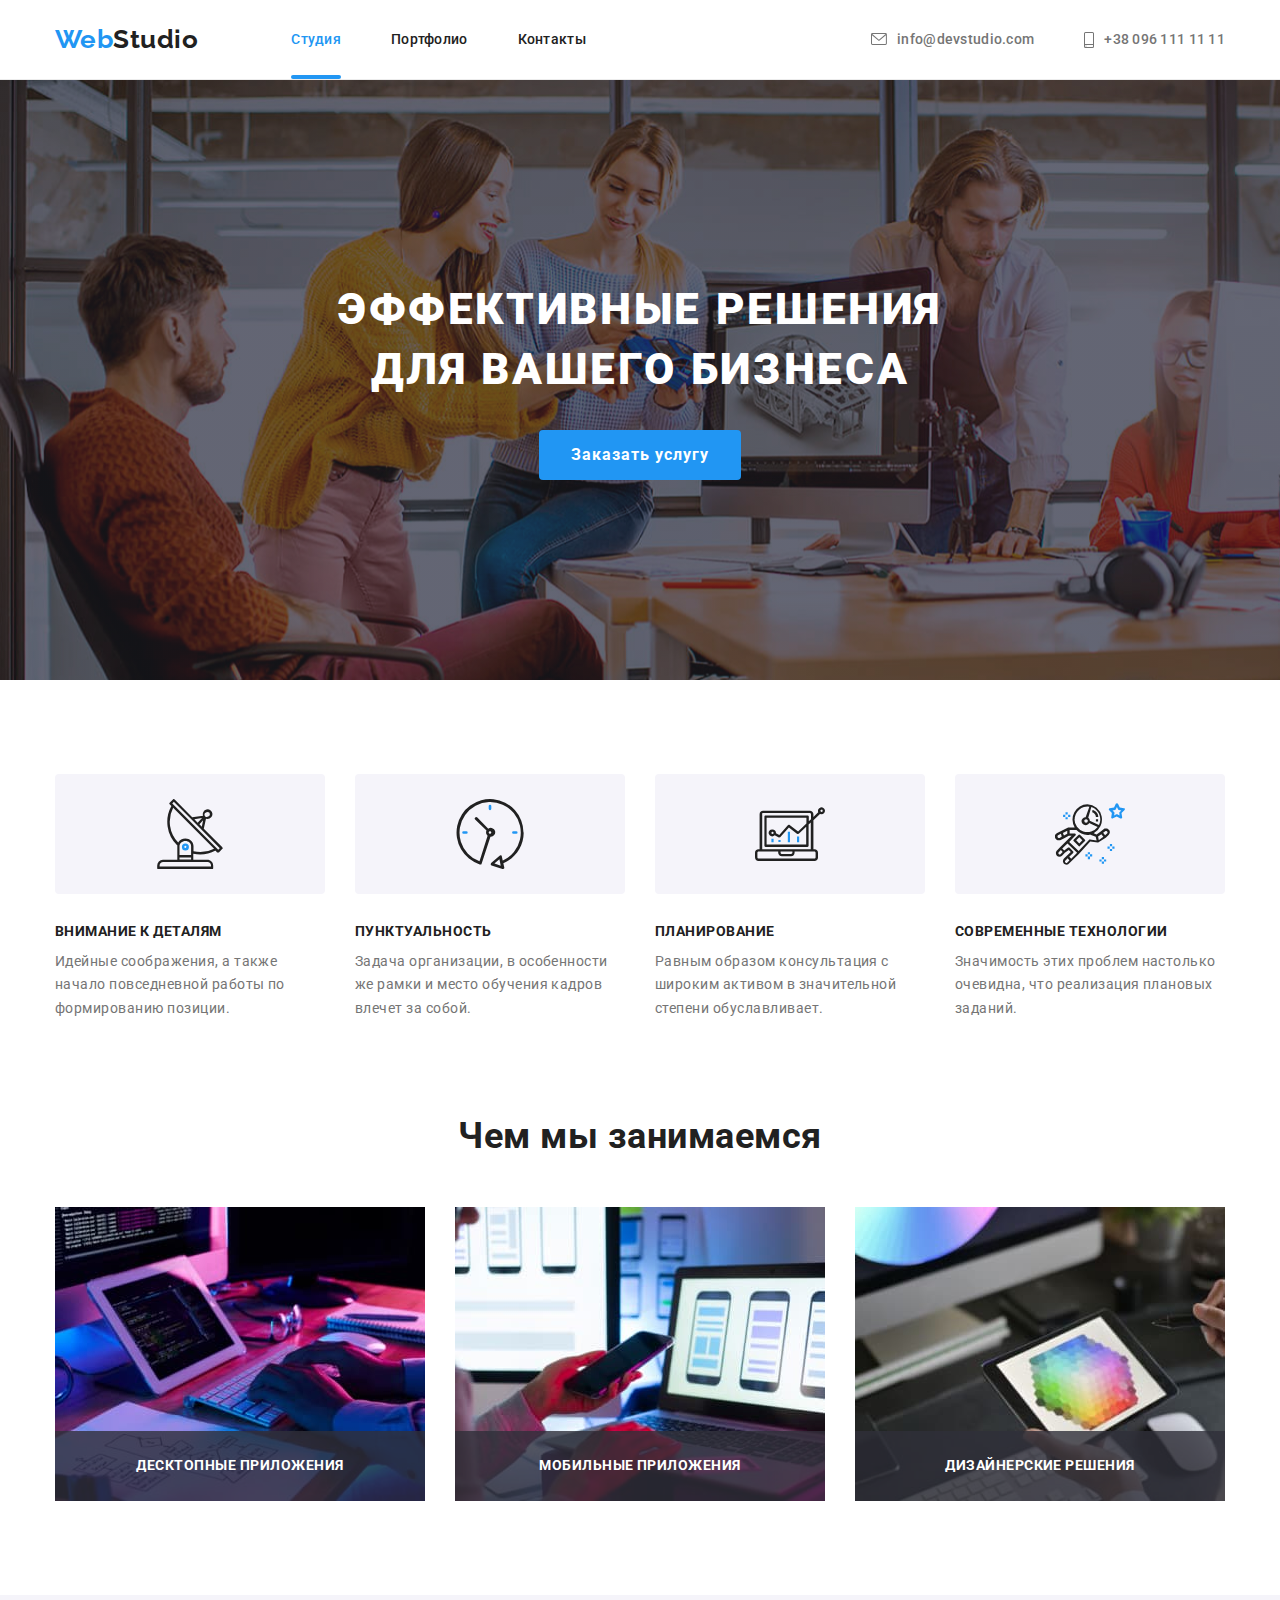
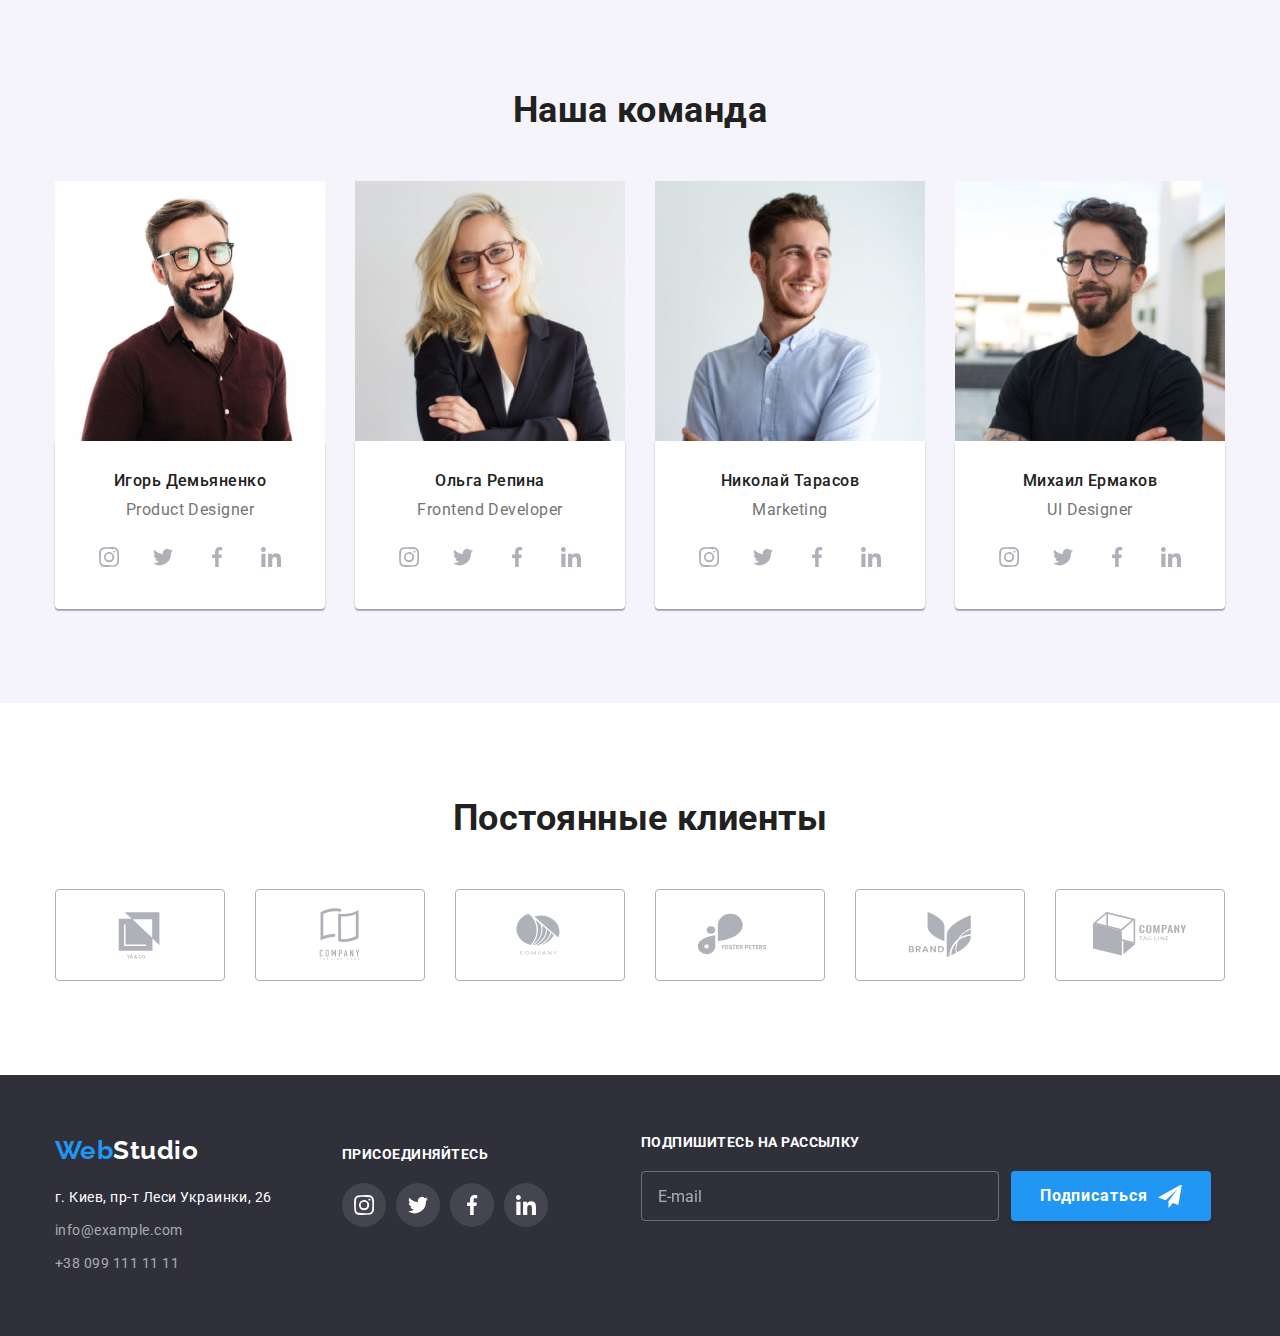
<file: index.html>
<!DOCTYPE html>
<html lang="ru">

<head>
    <meta charset="UTF-8">
    <meta http-equiv="X-UA-Compatible" content="IE=edge">
    <meta name="viewport" content="width=device-width, initial-scale=1.0">
    <title>Студия</title>
    <link
        href="https://fonts.googleapis.com/css2?family=Raleway:wght@700&family=Roboto:wght@400;500;700;900&display=swap"
        rel="stylesheet">
    <link rel="stylesheet"
        href="https://cdnjs.cloudflare.com/ajax/libs/modern-normalize/1.0.0/modern-normalize.min.css">
    <link rel="stylesheet" href="./css/main.min.css">
</head>

<body>
    <header class="header">
        <div class="container page-header">
            <nav class="site-nav">
                <a href="./index.html" class="header-logo link"><span class="web">Web</span>Studio</a>
                <ul class="list nav">
                    <li>
                        <a href="" class="link current">Студия</a>
                    </li>
                    <li class="plink">
                        <a href="./portfolio.html" class="link">Портфолио</a>
                    </li>
                    <li>
                        <a href="" class="link">Контакты</a>
                    </li>
                </ul> 
            </nav>
            <ul class="list auth-nav">
                <li>
                    <a href="mailto:info@devstudio.com" class="link svg-p">
                        <svg class="envelope" width="16" height="12">
                            <use href="./images/icons.svg#icon-envelope"></use>
                        </svg>
                        <p>info@devstudio.com</p>
                    </a>
                </li>
                <li>
                    <a href="tel:+380961111111" class="link tlink svg-p">
                        <svg class="smartphone" width="10" height="16">
                            <use href="./images/icons.svg#icon-smartphone"></use>
                        </svg>
                        <p class="tel">+38 096 111 11 11</p>
                    </a>
                </li>
            </ul>
        </div>
    </header>

    <main>
        <section class="hero">
            <div class="container">
                <h1 class="hero__title">Эффективные решения для вашего бизнеса</h1>
                <button class="hero__button" type="button" data-modal-open>Заказать услугу</button>
            </div>
        </section>
        <section class="quality">
            <div class="container">
                <h2 class="quality__title--hidden">Качества нашей команды</h2>
                <ul class="list quality-items">
                    <li class="quality-items__item">
                        <div class="box">
                            <svg width="70" height="70">
                                <use href="./images/icons.svg#icon-antenna"></use>
                            </svg>
                        </div>
                        <h3 class="quality-items__title">Внимание к деталям</h3>
                        <p class="quality-items__text">Идейные соображения, а также начало повседневной работы по формированию
                            позиции.
                        </p>
                    </li>
                    <li class="quality-items__item">
                        <div class="box">
                            <svg width="70" height="70">
                                <use href="./images/icons.svg#icon-clock"></use>
                            </svg>
                        </div>
                        <h3 class="quality-items__title">Пунктуальность</h3>
                        <p class="quality-items__text">Задача организации, в особенности же рамки и место обучения кадров
                            влечет за
                            собой.</p>
                    </li>
                    <li class="quality-items__item">
                        <div class="box">
                            <svg width="70" height="70">
                                <use href="./images/icons.svg#icon-diagram"></use>
                            </svg>
                        </div>
                        <h3 class="quality-items__title">Планирование</h3>
                        <p class="quality-items__text">Равным образом консультация с широким активом в значительной степени
                            обуславливает.</p>
                    </li>
                    <li class="quality-items__item">
                        <div class="box">
                            <svg width="70" height="70">
                                <use href="./images/icons.svg#icon-astronaut"></use>
                            </svg>
                        </div>
                        <h3 class="quality-items__title">Современные технологии</h3>
                        <p class="quality-items__text">Значимость этих проблем настолько очевидна, что реализация плановых
                            заданий.
                        </p>
                    </li>
                </ul>
            </div>
        </section>
        <section class="work">
            <div class="container">
                <h2 class="work__title">Чем мы занимаемся</h2>
                <ul class="list work-items">
                    <li class="work-items__item">
                        <img src="./images/box1.jpg" alt="Рабочее место разработчика проекта" width="370" height="294">
                        <div class="work-items__bg">
                            <p class="work-items__text">Десктопные приложения</p>
                        </div>
                    </li>
                    <li class="work-items__item">
                        <img src="./images/box2.jpg" alt="Рабочее место проектного менеджера" width="370" height="294">
                        <div class="work-items__bg">
                            <p class="work-items__text">Мобильные приложения</p>
                        </div>
                    </li>
                    <li class="work-items__item">
                        <img src="./images/box3.jpg" alt="Рабочее место дизайнера" width="370" height="294">
                        <div class="work-items__bg">
                            <p class="work-items__text">Дизайнерские решения</p>
                        </div>
                    </li>
                </ul>
            </div>
        </section>
        <section class="team">
            <div class="container">
                <h2 class="team__title">Наша команда</h2>
                <ul class="list team-items">
                    <li class="team-items__item">
                        <img src="./images/img1.jpg" alt="Игорь Демьяненко" width="270" height="260">
                        <div class="sign">
                            <h3 class="sign__title">Игорь Демьяненко</h3>
                            <p lang="en" class="sign__text">Product Designer</p>
                            <ul class="list social">
                                <li class="social__network">
                                    <a href="" class="social__link">
                                        <svg class="social__icon" width="20" height="20">
                                            <use href="./images/icons.svg#icon-instagram-g"></use>
                                        </svg>
                                    </a>
                                </li>
                                <li class="social__network">
                                    <a href="" class="social__link">
                                        <svg class="social__icon" width="20" height="20">
                                            <use href="./images/icons.svg#icon-twitter-g"></use>
                                        </svg>
                                    </a>
                                </li>
                                <li class="social__network">
                                    <a href="" class="social__link">
                                        <svg class="social__icon" width="20" height="20">
                                            <use href="./images/icons.svg#icon-facebook-g"></use>
                                        </svg>
                                    </a>
                                </li>
                                <li class="social__network">
                                    <a href="" class="social__link">
                                        <svg class="social__icon" width="20" height="20">
                                            <use href="./images/icons.svg#icon-linkedin-g"></use>
                                        </svg>
                                    </a>
                                </li>
                            </ul>
                        </div>
                    </li>
                    <li class="team-items__item">
                        <img src="./images/img2.jpg" alt="Ольга Репина" width="270" height="260">
                        <div class="sign">
                            <h3 class="sign__title">Ольга Репина</h3>
                            <p lang="en" class="sign__text">Frontend Developer</p>
                            <ul class="list social">
                                <li class="social__network">
                                    <a href="" class="social__link">
                                        <svg class="social__icon" width="20" height="20">
                                            <use href="./images/icons.svg#icon-instagram-g"></use>
                                        </svg>
                                    </a>
                                </li>
                                <li class="social__network">
                                    <a href="" class="social__link">
                                        <svg class="social__icon" width="20" height="20">
                                            <use href="./images/icons.svg#icon-twitter-g"></use>
                                        </svg>
                                    </a>
                                </li>
                                <li class="social__network">
                                    <a href="" class="social__link">
                                        <svg class="social__icon" width="20" height="20">
                                            <use href="./images/icons.svg#icon-facebook-g"></use>
                                        </svg>
                                    </a>
                                </li>
                                <li class="social__network">
                                    <a href="" class="social__link">
                                        <svg class="social__icon" width="20" height="20">
                                            <use href="./images/icons.svg#icon-linkedin-g"></use>
                                        </svg>
                                    </a>
                                </li>
                            </ul>
                        </div>
                    </li>
                    <li class="team-items__item">
                        <img src="./images/img3.jpg" alt="Николай Тарасов" width="270" height="260">
                        <div class="sign">
                            <h3 class="sign__title">Николай Тарасов</h3>
                            <p lang="en" class="sign__text">Marketing</p>
                            <ul class="list social">
                                <li class="social__network">
                                    <a href="" class="social__link">
                                        <svg class="social__icon" width="20" height="20">
                                            <use href="./images/icons.svg#icon-instagram-g"></use>
                                        </svg>
                                    </a>
                                </li>
                                <li class="social__network">
                                    <a href="" class="social__link">
                                        <svg class="social__icon" width="20" height="20">
                                            <use href="./images/icons.svg#icon-twitter-g"></use>
                                        </svg>
                                    </a>
                                </li>
                                <li class="social__network">
                                    <a href="" class="social__link">
                                        <svg class="social__icon" width="20" height="20">
                                            <use href="./images/icons.svg#icon-facebook-g"></use>
                                        </svg>
                                    </a>
                                </li>
                                <li class="social__network">
                                    <a href="" class="social__link">
                                        <svg class="social__icon" width="20" height="20">
                                            <use href="./images/icons.svg#icon-linkedin-g"></use>
                                        </svg>
                                    </a>
                                </li>
                            </ul>
                        </div>
                    </li>
                    <li class="team-items__item">
                        <img src="./images/img4.jpg" alt="Михаил Ермаков" width="270" height="260">
                        <div class="sign">
                            <h3 class="sign__title">Михаил Ермаков</h3>
                            <p lang="en" class="sign__text">UI Designer</p>
                            <ul class="list social">
                                <li class="social__network">
                                    <a href="" class="social__link">
                                        <svg class="social__icon" width="20" height="20">
                                            <use href="./images/icons.svg#icon-instagram-g"></use>
                                        </svg>
                                    </a>
                                </li>
                                <li class="social__network">
                                    <a href="" class="social__link">
                                        <svg class="social__icon" width="20" height="20">
                                            <use href="./images/icons.svg#icon-twitter-g"></use>
                                        </svg>
                                    </a>
                                </li>
                                <li class="social__network">
                                    <a href="" class="social__link">
                                        <svg class="social__icon" width="20" height="20">
                                            <use href="./images/icons.svg#icon-facebook-g"></use>
                                        </svg>
                                    </a>
                                </li>
                                <li class="social__network">
                                    <a href="" class="social__link">
                                        <svg class="social__icon" width="20" height="20">
                                            <use href="./images/icons.svg#icon-linkedin-g"></use>
                                        </svg>
                                    </a>
                                </li>
                            </ul>
                        </div>
                    </li>
                </ul>
            </div>
        </section>
        <section class="clients">
            <div class="container">
                <h2 class="clients__title">Постоянные клиенты</h2>
                <ul class="list company">
                    <li class="company__logo">
                        <a href="" class="company__link">
                            <svg class="company__item" width="106" height="60">
                                <use href="./images/icons.svg#icon-yaco"></use>
                            </svg>
                        </a>
                    </li>

                    <li class="company__logo">
                        <a href="" class="company__link">
                            <svg class="company__item" width="106" height="60">
                                <use href="./images/icons.svg#icon-tagline-here"></use>
                            </svg>
                        </a>
                    </li>

                    <li class="company__logo">
                        <a href="" class="company__link">
                            <svg class="company__item" width="106" height="60">
                                <use href="./images/icons.svg#icon-company"></use>
                            </svg>
                        </a>
                    </li>

                    <li class="company__logo">
                        <a href="" class="company__link">
                            <svg class="company__item" width="106" height="60">
                                <use href="./images/icons.svg#icon-foster-peters"></use>
                            </svg>
                        </a>
                    </li>

                    <li class="company__logo">
                        <a href="" class="company__link">
                            <svg class="company__item" width="106" height="60">
                                <use href="./images/icons.svg#icon-brand"></use>
                            </svg>
                        </a>
                    </li>

                    <li class="company__logo">
                        <a href="" class="company__link">
                            <svg class="company__item" width="106" height="60">
                                <use href="./images/icons.svg#icon-tag-line"></use>
                            </svg>
                        </a>
                    </li>
                </ul>
            </div>
        </section>
    </main>

    <footer class="footer">
        <div class="container page-footer">
            <div class="footer-item">
                <a href="./index.html" class="footer-logo link"><span class="web">Web</span>Studio</a>
                <address class="address">
                    г. Киев, пр-т Леси Украинки, 26 <br />
                    <a href="mailto:info@example.com" class="footer-link link">info@example.com</a><br />
                    <a href="tel:+380991111111" class="footer-link link">+38 099 111 11 11</a>
                </address>
            </div>
        
            <div class="footer-item second">
                <h3 class="footer-title">Присоединяйтесь</h3> 
                <ul class="list footer-networks">
                    <li class="footer-social">
                        <a href="" class="footer-social-link">
                            <svg class="footer-network" width="20" height="20">
                                <use href="./images/icons.svg#icon-instagram-g"></use>
                            </svg>
                        </a>
                    </li>
                    <li class="footer-social">
                        <a href="" class="footer-social-link">
                            <svg class="footer-network" width="20" height="20">
                                <use href="./images/icons.svg#icon-twitter-g"></use>
                            </svg>
                        </a>
                    </li>
                    <li class="footer-social">
                        <a href="" class="footer-social-link">
                            <svg class="footer-network" width="20" height="20">
                                <use href="./images/icons.svg#icon-facebook-g"></use>
                            </svg>
                        </a>
                    </li>
                    <li class="footer-social">
                        <a href="" class="footer-social-link">
                            <svg class="footer-network" width="20" height="20">
                                <use href="./images/icons.svg#icon-linkedin-g"></use>
                            </svg>
                        </a>
                    </li>
                </ul>
            </div>

            <div class="footer-item third">
                <form>
                    <h3 class="footer-title">Подпишитесь на рассылку</h3>
                    <div class="footer-form">
                        <input type="email" name="email" id="email" placeholder="E-mail" class="footer-form-input">
                        <button type="submit" class="footer-form-btn">
                            Подписаться
                            <svg class="form-btn-icon" width="24" height="24">
                                <use href="./images/icons.svg#icon-send"></use>
                            </svg>
                        </button>
                    </div>
                </form>
            </div>
        </div>
    </footer>

    <div class="backdrop is-hidden" data-modal>
        <div class="modal">            
            <form class="modal-form">
                <h2 class="form-title">Оставьте свои данные, мы вам перезвоним</h2>
                
                <div class="form-field">
                    <label for="name" class="label">Имя</label>
                    <span class="input-wrapper">
                        <input type="text" name="name" id="name" class="form-input"/>
                        <svg class="input-icon" width="18" height="18">
                            <use href="./images/icons.svg#icon-person-black"></use>
                        </svg>
                    </span>
                </div>

                <div class="form-field">
                    <label for="tel" class="label">Телефон</label>
                    <span class="input-wrapper">
                        <input type="tel" name="tel" id="tel" class="form-input"/>
                        <svg class="input-icon" width="18" height="18">
                            <use href="./images/icons.svg#icon-phone-black"></use>
                        </svg>
                    </span>
                </div>

                <div class="form-field">
                    <label for="mail" class="label">Почта</label>
                    <span class="input-wrapper">
                        <input type="email" name="mail" id="mail" class="form-input"/>
                        <svg class="input-icon" width="18" height="18">
                            <use href="./images/icons.svg#icon-email-black"></use>
                        </svg>
                    </span>
                </div>

                <div class="form-field">
                    <label for="comment" class="label">Комментарий</label>
                    <textarea class="form-input-comment" name="comment" id="comment" placeholder="Введите текст"
                    ></textarea>
                </div>

                <div class="form-field-condition">
                    <input class="input-condition visually-hidden" type="checkbox" name="policy" id="policy" />
                    <label class="label-condition" for="policy">
                        <span class="icon-wrapper">
                            <svg class="icon-condition" width="11" height="8">
                                <use href="./images/icons.svg#icon-select"></use>
                            </svg>
                        </span>
                        Соглашаюсь с рассылкой и принимаю <a class="text-condition">Условия договора</a></label>
                </div>     

                <button type="submit" class="submit-form">Отправить</button>
            </form> 

            <button type="button" class="close-modal" data-modal-close>
                <svg class="close-btn" width="11" height="11">
                    <use href="./images/icons.svg#icon-close-modal"></use>
                </svg>
            </button>           
        </div>
    </div>
    <script src="./js/modal.js"></script>
</body>

</html>
</file>
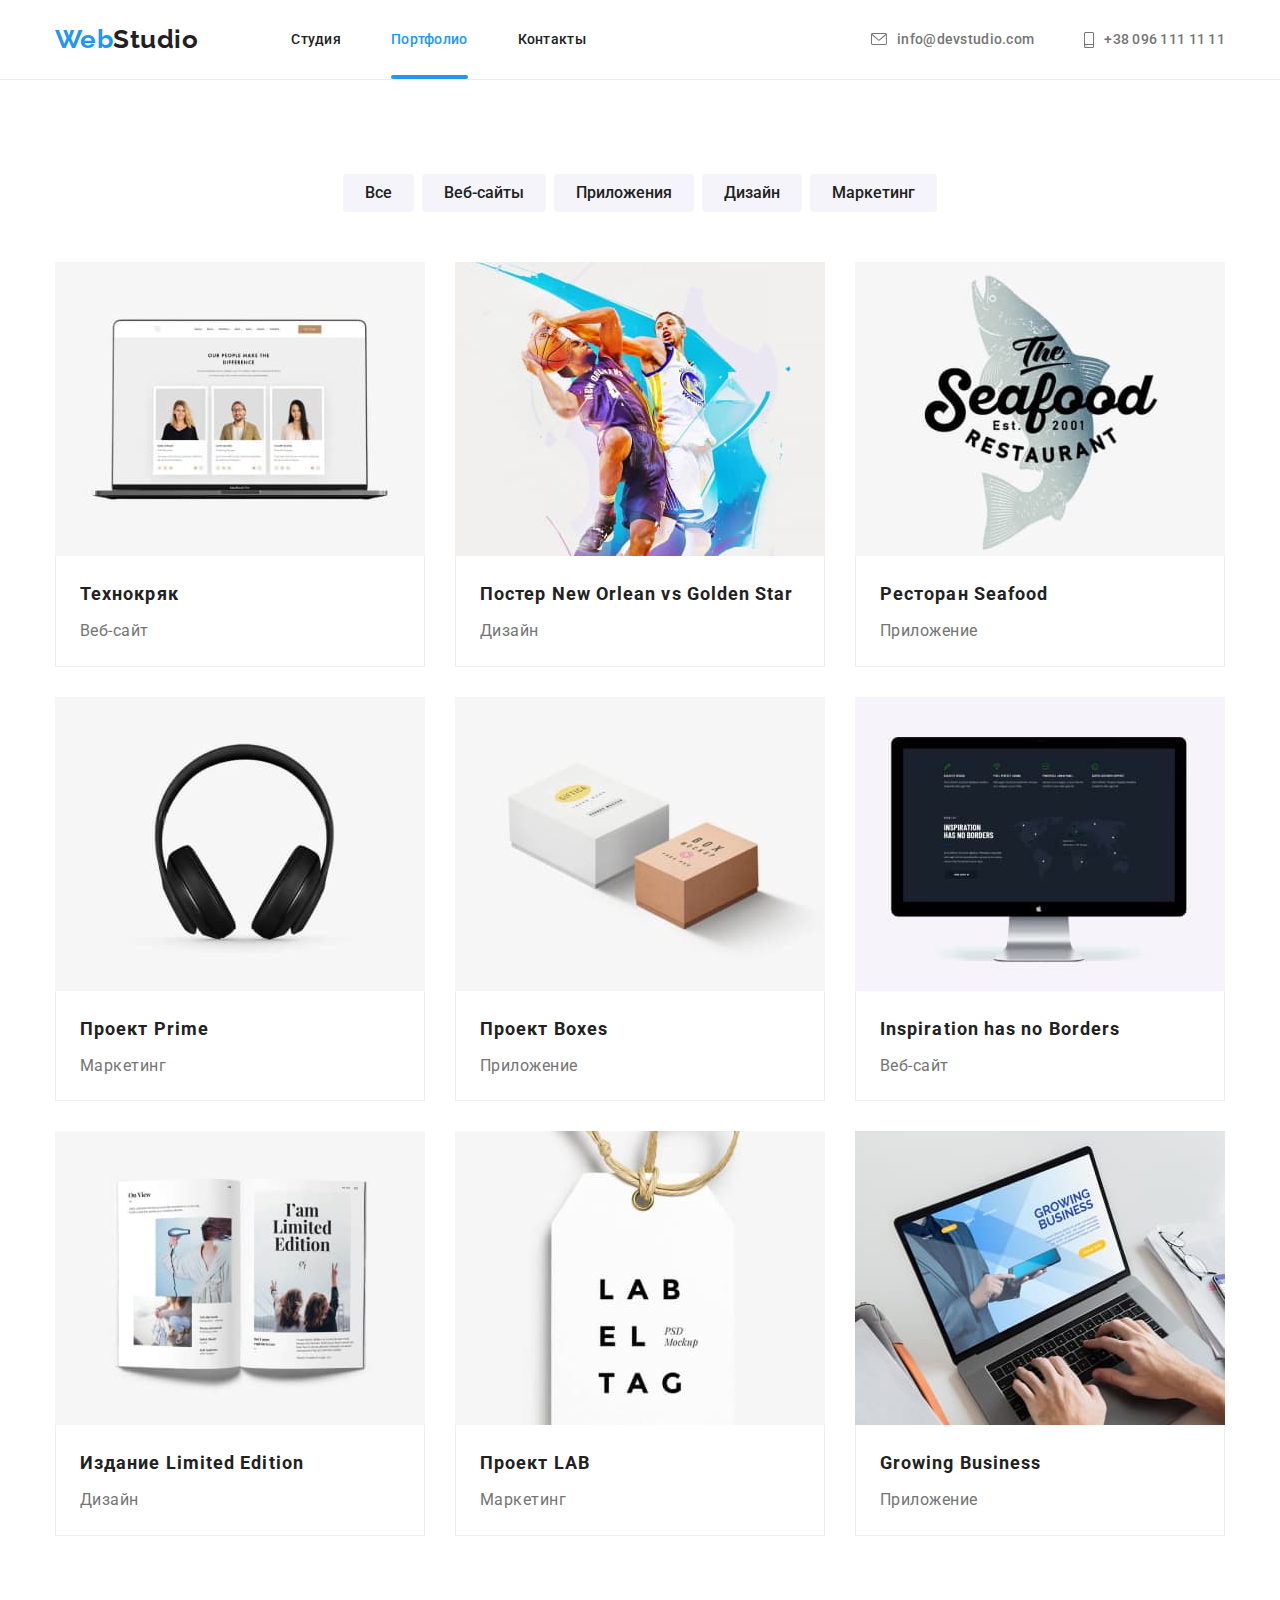
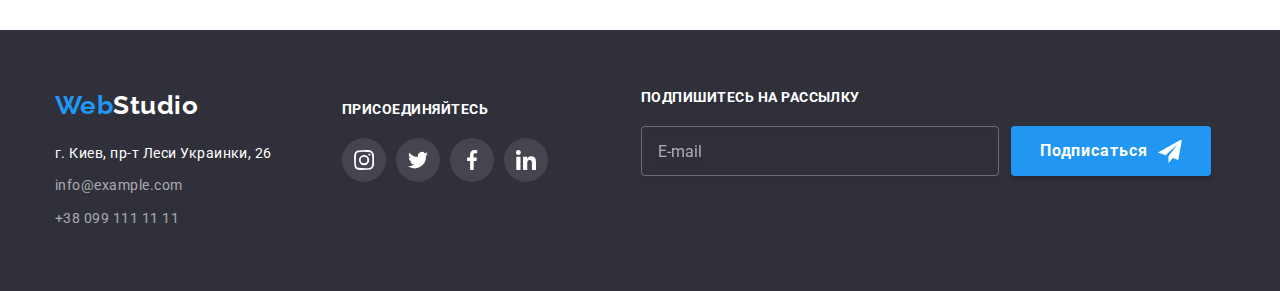
<file: portfolio.html>
<!DOCTYPE html>
<html lang="ru">

<head>
  <meta charset="UTF-8">
  <meta http-equiv="X-UA-Compatible" content="IE=edge">
  <meta name="viewport" content="width=device-width, initial-scale=1.0">
  <title>Портфолио</title>
  <link href="https://fonts.googleapis.com/css2?family=Raleway:wght@700&family=Roboto:wght@400;500;700;900&display=swap"
    rel="stylesheet">
  <link rel="stylesheet" href="https://cdnjs.cloudflare.com/ajax/libs/modern-normalize/1.0.0/modern-normalize.min.css">
  <link rel="stylesheet" href="./css/main.min.css">
</head>

<body>
  <header class="header">
    <div class="container page-header">
      <nav class="site-nav">
        <a href="./index.html" class="header-logo link"><span class="web">Web</span>Studio</a>
        <ul class="list nav">
          <li>
            <a href="./index.html" class="link">Студия</a>
          </li>
          <li class="plink">
            <a href="" class="link current">Портфолио</a>
          </li>
          <li>
            <a href="" class="link">Контакты</a>
          </li>
        </ul>
      </nav>
      <ul class="list auth-nav">
                <li>
                    <a href="mailto:info@devstudio.com" class="link svg-p">
                        <svg class="envelope" width="16" height="12">
                            <use href="./images/icons.svg#icon-envelope"></use>
                        </svg>
                        <p class="mail">info@devstudio.com</p>
                    </a>
                </li>
                <li>
                    <a href="tel:+380961111111" class="link tlink svg-p">
                        <svg class="smartphone" width="10" height="16">
                            <use href="./images/icons.svg#icon-smartphone"></use>
                        </svg>
                        <p class="tel">+38 096 111 11 11</p>
                    </a>
                </li>
       </ul>
    </div>
  </header>

  <main>
      <h1 class="projects-hidden">Наши проекты</h1>
      <section class="projects">
        <div class="container">
          <ul class="list projects-items">
            <li class="item">
              <button type="button" class="projects-button">Все</button>
            </li>
            <li class="item">
              <button type="button" class="projects-button">Веб-сайты</button>
            </li>
            <li class="item">
              <button type="button" class="projects-button">Приложения</button>
            </li>
            <li class="item">
              <button type="button" class="projects-button">Дизайн</button>
            </li>
            <li class="item">
              <button type="button" class="projects-button">Маркетинг</button>
            </li>
          </ul>
          <ul class="list projects-cards">
            <li class="card">
              <div class="overlay">
                <img src="./images/img5.jpg" alt="ноутбук с сайтом выбора резюме" width="370" height="294">
                <p class="overlay-text">Технокряк это современная площадка распространения коронавируса. Компании используют эту платформу для цифрового шпионажа и атак на защищённые сервера конкурентов.</p>
              </div>
              <div class="card-border">
                <h2 class="projects-title">Технокряк</h2>
                <p class="projects-text">Веб-сайт</p>
              </div>
            </li>
            <li class="card">
              <div class="overlay">
                <img src="./images/img6.jpg" alt="баскетболисты" width="370" height="294">
                <p class="overlay-text">Технокряк это современная площадка распространения коронавируса. Компании используют эту платформу для цифрового шпионажа и атак на защищённые сервера конкурентов.</p>
              </div>
              <div class="card-border">
                <h2 class="projects-title">Постер New Orlean vs Golden Star</h2>
                <p class="projects-text">Дизайн</p>
              </div>
            </li>
            <li class="card">
              <div class="overlay">
                <img src="./images/img7.jpg" alt="логотип ресторана" width="370" height="294">
                <p class="overlay-text">Технокряк это современная площадка распространения коронавируса. Компании используют эту платформу для цифрового шпионажа и атак на защищённые сервера конкурентов.</p>
              </div>
              <div class="card-border">
                <h2 class="projects-title">Ресторан Seafood</h2>
                <p class="projects-text">Приложение</p>
              </div>
            </li>
            <li class="card">
              <div class="overlay">
                <img src="./images/img8.jpg" alt="беспроводные наушники" width="370" height="294">
                <p class="overlay-text">Технокряк это современная площадка распространения коронавируса. Компании используют эту платформу для цифрового шпионажа и атак на защищённые сервера конкурентов.</p>
              </div>
              <div class="card-border">
                <h2 class="projects-title">Проект Prime</h2>
                <p class="projects-text">Маркетинг</p>
              </div>
            </li>
            <li class="card">
              <div class="overlay">
                <img src="./images/img9.jpg" alt="две коробки" width="370" height="294">
                <p class="overlay-text">Технокряк это современная площадка распространения коронавируса. Компании используют эту платформу для цифрового шпионажа и атак на защищённые сервера конкурентов.</p>
              </div>
              <div class="card-border">
                <h2 class="projects-title">Проект Boxes</h2>
                <p class="projects-text">Приложение</p>
              </div>
            </li>
            <li class="card">
              <div class="overlay">
                <img src="./images/img10.jpg" alt="монитор" width="370" height="294">
                <p class="overlay-text">Технокряк это современная площадка распространения коронавируса. Компании используют эту платформу для цифрового шпионажа и атак на защищённые сервера конкурентов.</p>
              </div>
              <div class="card-border">
                <h2 class="projects-title">Inspiration has no Borders</h2>
                <p class="projects-text">Веб-сайт</p>
              </div>
            </li>
            <li class="card">
              <div class="overlay">
                <img src="./images/img11.jpg" alt="открытая книга" width="370" height="294">
                <p class="overlay-text">Технокряк это современная площадка распространения коронавируса. Компании используют эту платформу для цифрового шпионажа и атак на защищённые сервера конкурентов.</p>
              </div>
              <div class="card-border">
                <h2 class="projects-title">Издание Limited Edition</h2>
                <p class="projects-text">Дизайн</p>
              </div>
            </li>
            <li class="card">
              <div class="overlay">
                <img src="./images/img12.jpg" alt="бирка" width="370" height="294">
                <p class="overlay-text">Технокряк это современная площадка распространения коронавируса. Компании используют эту платформу для цифрового шпионажа и атак на защищённые сервера конкурентов.</p>
              </div>
              <div class="card-border">
                <h2 class="projects-title">Проект LAB</h2>
                <p class="projects-text">Маркетинг</p>
              </div>
            </li>
            <li class="card">
              <div class="overlay">
                <img src="./images/img13.jpg" alt="мужчина работает за ноутбуком" width="370" height="294">
                <p class="overlay-text">Технокряк это современная площадка распространения коронавируса. Компании используют эту платформу для цифрового шпионажа и атак на защищённые сервера конкурентов.</p>
              </div>
              <div class="card-border">
                <h2 class="projects-title">Growing Business</h2>
                <p class="projects-text">Приложение</p>
              </div>
            </li>
          </ul>
        </div>
      </section>
   
  </main>

  <footer class="footer">
    <div class="container page-footer">
      <div class="footer-item">
        <a href="./index.html" class="footer-logo link"><span class="web">Web</span>Studio</a>
        <address class="address">
          г. Киев, пр-т Леси Украинки, 26 <br />
          <a href="mailto:info@example.com" class="footer-link link">info@example.com</a><br />
          <a href="tel:+380991111111" class="footer-link link">+38 099 111 11 11</a>
        </address>
      </div>
  
      <div class="footer-item second">
        <h3 class="footer-title">Присоединяйтесь</h3>
        <ul class="list footer-networks">
            <li class="footer-social">
                <a href="" class="footer-social-link">
                    <svg class="footer-network" width="20" height="20">
                        <use href="./images/icons.svg#icon-instagram-g"></use>
                    </svg>
                </a>
            </li>
            <li class="footer-social">
                <a href="" class="footer-social-link">
                    <svg class="footer-network" width="20" height="20">
                        <use href="./images/icons.svg#icon-twitter-g"></use>
                    </svg>
                </a>
            </li>
            <li class="footer-social">
                <a href="" class="footer-social-link">
                    <svg class="footer-network" width="20" height="20">
                        <use href="./images/icons.svg#icon-facebook-g"></use>
                    </svg>
                </a>
            </li>
            <li class="footer-social">
                <a href="" class="footer-social-link">
                    <svg class="footer-network" width="20" height="20">
                        <use href="./images/icons.svg#icon-linkedin-g"></use>
                    </svg>
                </a>
            </li>
        </ul>
      </div>
      <div class="footer-item third">
        <form>
            <h3 class="footer-title">Подпишитесь на рассылку</h3>
            <div class="footer-form">
                <input type="email" name="email" id="email" placeholder="E-mail" class="footer-form-input">
                <button type="submit" class="footer-form-btn">
                    Подписаться
                    <svg class="form-btn-icon" width="24" height="24">
                        <use href="./images/icons.svg#icon-send"></use>
                    </svg>
                </button>
            </div>
        </form>
      </div>
    </div>
  </footer>
</body>

</html>
</file>
<file: css/main.min.css>
:root{--primary-text-color: #212121;--secondary-text-color: #757575;--accent-text-color: #2196f3;--white-text-color: #ffffff;--logo-text-color: #000000;--white06-text-color: rgba(255, 255, 255, 0.6);--bgc-hero-footer: #2f303a;--card-gap: 30px}p,h1,h2,h3,h4,h5,h6{margin:0}ul{margin:0;padding-left:0}img{display:block;min-width:100%}body{background-color:var(--white-text-color);color:var(--secondary-text-color);font-family:Roboto, sans-serif;letter-spacing:0.03em}.list{list-style:none;margin:0;padding:0}.link{text-decoration:none}.visually-hidden{position:absolute;width:1px;height:1px;margin:-1px;padding:0;overflow:hidden;border:0;clip:rect(0 0 0 0)}.container{margin-left:auto;margin-right:auto;padding-left:15px;padding-right:15px;width:1200px}.header{padding-top:24px;padding-bottom:24px;height:80px;display:flex;align-items:center;border-bottom:1px solid #ECECEC}.header-logo{margin-right:93px;color:var(--logo-text-color);font-family:Raleway, sans-serif;font-style:normal;font-weight:700;font-size:26px;line-height:1.2}.web{color:var(--accent-text-color)}.page-header{display:flex;justify-content:space-between;align-items:center}.site-nav{display:flex;align-items:center}.site-nav .link{color:var(--primary-text-color);transition:color 250ms cubic-bezier(0.4, 0, 0.2, 1)}.site-nav .link:hover,.site-nav .link:focus{color:var(--accent-text-color)}.site-nav .link.current{position:relative;padding-bottom:32px;color:var(--accent-text-color)}.site-nav .link.current::after{position:absolute;content:"";width:100%;height:4px;bottom:0px;display:block;background-color:var(--accent-text-color);border-radius:2px}.auth-nav{display:flex;justify-content:center;align-items:center}.auth-nav .link{color:inherit;transition:color 250ms cubic-bezier(0.4, 0, 0.2, 1)}.auth-nav .link:hover,.auth-nav .link:focus{color:var(--accent-text-color)}.nav{display:flex}.plink{margin-right:50px;margin-left:50px}.tlink{margin-left:50px}.nav,.auth-nav{font-style:normal;font-weight:500;font-size:14px;line-height:1.14;letter-spacing:0.02em}.svg-p{display:flex;justify-content:center;align-items:center}.mail,.tel{margin:0}.envelope{margin-right:10px;fill:var(--secondary-text-color);transition:fill 250ms cubic-bezier(0.4, 0, 0.2, 1)}.svg-p:hover .envelope,.svg-p:focus .envelope{fill:var(--accent-text-color)}.smartphone{margin-right:10px;fill:var(--secondary-text-color);transition:fill 250ms cubic-bezier(0.4, 0, 0.2, 1)}.svg-p:hover .smartphone,.svg-p:focus .smartphone{fill:var(--accent-text-color)}.hero{margin:0 auto;padding-top:200px;padding-bottom:200px;max-width:1600px;background-image:linear-gradient(to right, rgba(47,48,58,0.4), rgba(47,48,58,0.4)),url("../images/hero.svg")}.hero__title{margin:0 auto 30px auto;width:696px;color:var(--white-text-color);text-align:center;font-style:normal;font-weight:900;font-size:44px;line-height:1.36;text-align:center;letter-spacing:0.06em;text-transform:uppercase}.hero__button{margin:0 auto;padding:10px 32px;border-radius:4px;border:0;color:var(--white-text-color);background-color:var(--accent-text-color);cursor:pointer;font-family:Roboto, sans-serif;font-style:normal;font-weight:700;font-size:16px;line-height:1.87;display:flex;align-items:center;text-align:center;letter-spacing:0.06em}.quality{padding-top:94px;padding-bottom:94px}.quality__title--hidden{display:none}.quality-items{display:flex}.quality-items__title{margin-top:0;margin-bottom:10px;color:var(--primary-text-color);font-style:normal;font-weight:700;font-size:14px;line-height:1.14;text-transform:uppercase}.quality-items__text{margin-top:0;margin-bottom:0;font-size:14px;line-height:1.7}.quality-items>.quality-items__item{width:270px}.quality-items .quality-items__item+.quality-items__item{margin-left:30px}.box{display:flex;justify-content:center;align-items:center;margin-bottom:30px;width:270px;height:120px;background-color:#F5F4FA;border-radius:4px}.work{padding-bottom:94px}.work__title{margin-top:0;margin-bottom:50px;color:var(--primary-text-color);font-style:normal;font-weight:700;font-size:36px;line-height:1.17;text-align:center}.work-items{display:flex}.work-items .work-items__item+.work-items__item{margin-left:30px}.work-items__item{position:relative}.work-items__text{margin:0;padding-top:27px;padding-bottom:27px;color:#FFFFFF;font-style:normal;font-weight:700;font-size:14px;line-height:1.14;text-align:center;text-transform:uppercase}.work-items__bg{position:absolute;left:0;bottom:0;width:100%;height:70px;background-color:rgba(47,48,58,0.8)}.team{padding-top:94px;padding-bottom:94px;background-color:#F5F4FA}.team__title{margin-top:0;margin-bottom:50px;color:var(--primary-text-color);font-style:normal;font-weight:700;font-size:36px;line-height:1.17;text-align:center}.sign{padding-top:30px;padding-bottom:30px;background-color:#fff;border-radius:0px 0px 4px 4px;box-shadow:0px 1px 3px rgba(0,0,0,0.12),0px 1px 1px rgba(0,0,0,0.14),0px 2px 1px rgba(0,0,0,0.2)}.sign__title{margin-top:0;margin-bottom:10px;color:var(--primary-text-color);font-style:normal;font-weight:500;font-size:16px;line-height:1.19;text-align:center}.sign__text{font-size:16px;line-height:1.19;text-align:center}.team-items{display:flex}.team-items .team-items__item+.team-items__item{margin-left:30px}.social{display:flex;justify-content:center;align-items:center;margin-left:auto;margin-right:auto;margin-top:16px}.social__link{display:flex;justify-content:center;align-items:center;width:44px;height:44px;background-color:var(--white-text-color);border-radius:50%;transition:background-color 250ms cubic-bezier(0.4, 0, 0.2, 1)}.social__link:hover,.social__link:focus{background-color:var(--accent-text-color)}.social__icon{margin:12px;fill:#AFB1B8;transition:fill 250ms cubic-bezier(0.4, 0, 0.2, 1)}.social__link:hover .social__icon,.social__link:focus .social__icon{fill:#fff}.social>.social__network:not(:first-child){margin-left:10px}.clients{padding-top:94px;padding-bottom:94px}.clients__title{margin-top:0;margin-bottom:50px;color:var(--primary-text-color);font-style:normal;font-weight:700;font-size:36px;line-height:1.17;text-align:center}.company{display:flex;margin-right:calc(-1 * var(--card-gap))}.company__link{display:flex;justify-content:center;align-items:center;width:170px;height:92px;flex-basis:calc(100% / 6 - var(--card-gap));margin-right:var(--card-gap);border:1px solid #AFB1B8;border-radius:4px;transition:border 250ms cubic-bezier(0.4, 0, 0.2, 1)}.company__link:hover,.company__link:focus{border:1px solid #2196F3}.company__item{fill:#afb1b8;transition:fill 250ms cubic-bezier(0.4, 0, 0.2, 1)}.company__link:hover .company__item,.company__link:focus .company__item{fill:var(--accent-text-color)}.page-footer{display:flex}.footer{padding-top:60px;padding-bottom:60px;background-color:var(--bgc-hero-footer)}.footer-title{margin:0;margin-bottom:20px;color:#FFFFFF;font-style:normal;font-weight:700;font-size:14px;line-height:1.14;text-transform:uppercase}.footer-logo{display:inline-block;margin-bottom:20px;color:var(--white-text-color);font-family:Raleway, sans-serif;font-style:normal;font-weight:700;font-size:26px;line-height:1.2;transition:color 250ms cubic-bezier(0.4, 0, 0.2, 1)}.footer-logo:hover,.footer-logo:focus{color:var(--accent-text-color)}.footer-link{display:inline-block;margin-top:9px;margin-bottom:0;transition:color 250ms cubic-bezier(0.4, 0, 0.2, 1);color:var(--white06-text-color)}.footer-link:hover,.footer-link:focus{color:var(--accent-text-color)}.address{color:var(--white-text-color);font-style:normal;font-weight:400;font-size:14px;line-height:1.7}.footer-item.second{margin-left:70px;margin-right:93px;padding-top:12px;padding-bottom:40px}.footer-networks{display:flex;justify-content:center;align-items:center;margin-left:auto;margin-right:auto}.footer-social+.footer-social{margin-left:10px}.footer-social-link{display:flex;justify-content:center;align-items:center;width:44px;height:44px;background-color:rgba(255,255,255,0.1);border-radius:50%;transition:background-color 250ms cubic-bezier(0.4, 0, 0.2, 1)}.footer-social-link:hover,.footer-social-link:focus{background-color:var(--accent-text-color)}.footer-network{fill:var(--white-text-color)}.footer-form{display:flex;justify-content:center;align-items:center}.footer-form-input{margin-right:12px;padding-left:16px;width:358px;height:50px;outline:none;border:1px solid rgba(255,255,255,0.3);border-radius:4px;filter:drop-shadow(0px 4px 4px rgba(0,0,0,0.15));background-color:transparent;color:var(--white-text-color);font-style:normal;font-weight:400;font-size:16px;line-height:1.25}.footer-form-input::placeholder{display:flex;align-items:center;color:rgba(255,255,255,0.6);font-style:normal;font-weight:400;font-size:16px;line-height:1.25}.footer-form-btn{margin:0;width:200px;height:50px;display:flex;justify-content:center;align-items:center;box-shadow:0px 4px 4px rgba(0,0,0,0.15);border-radius:4px;border:none;background-color:var(--accent-text-color);color:var(--white-text-color);font-style:normal;font-weight:700;font-size:16px;line-height:1.87;text-align:center;letter-spacing:0.06em}.form-btn-icon{margin-left:10px}.projects{padding-top:94px;padding-bottom:94px}.projects-hidden{display:none}.projects-title{margin-top:0;margin-bottom:4px;padding-left:24px;padding-right:24px;color:var(--primary-text-color);font-style:normal;font-weight:700;font-size:18px;line-height:2;letter-spacing:0.06em}.projects-button{padding:6px 22px;border-radius:4px;border:0;cursor:pointer;color:var(--primary-text-color);background-color:#F5F4FA;font-family:Roboto, sans-serif;font-style:normal;font-weight:500;font-size:16px;line-height:1.6;text-align:center;transition:background-color 250ms cubic-bezier(0.4, 0, 0.2, 1),color 250ms cubic-bezier(0.4, 0, 0.2, 1),box-shadow 250ms cubic-bezier(0.4, 0, 0.2, 1)}.projects-button:hover,.projects-button:focus{background-color:var(--accent-text-color);color:var(--white-text-color);box-shadow:0px 3px 1px rgba(0,0,0,0.1),0px 1px 2px rgba(0,0,0,0.08),0px 2px 2px rgba(0,0,0,0.12)}.projects-items{display:flex;justify-content:center;margin-bottom:50px}.projects-items>.item:not(:first-child){margin-left:8px}.projects-text{margin:0;padding-left:24px;padding-right:24px;font-size:16px;line-height:1.87}.projects-cards{display:flex;flex-wrap:wrap;margin:0;padding:0;margin-right:calc(-1 * var(--card-gap));margin-bottom:calc(-1 * var(--card-gap))}.projects-cards .card{flex-basis:calc(100% / 3 - var(--card-gap));margin-right:var(--card-gap);margin-bottom:var(--card-gap)}.card{transition:box-shadow 250ms cubic-bezier(0.4, 0, 0.2, 1)}.card:hover,.card:focus{box-shadow:0px 1px 1px rgba(0,0,0,0.12),0px 4px 4px rgba(0,0,0,0.06),1px 4px 6px rgba(0,0,0,0.16)}.card-border{padding-top:20px;padding-bottom:20px;border:1px solid #EEEEEE;border-top:none}.overlay{position:relative;overflow:hidden}.overlay-text{position:absolute;padding:63px 24px;margin:0;width:100%;height:100%;top:0;left:0;transform:translateY(100%);transition:transform 250ms cubic-bezier(0.4, 0, 0.2, 1);background-color:rgba(33,150,243,0.9);color:#FFFFFF;font-style:normal;font-weight:400;font-size:18px;line-height:1.56}.card:hover .overlay-text{transform:translateY(0)}.backdrop{top:0;left:0;width:100%;height:100%;background-color:rgba(0,0,0,0.2);transition:opacity 250ms cubic-bezier(0.4, 0, 0.2, 1),visibility 250ms cubic-bezier(0.4, 0, 0.2, 1)}.backdrop.is-hidden{opacity:0;visibility:hidden;pointer-events:none}.modal{position:absolute;padding:40px;top:50%;left:50%;transform:translate(-50%, -50%);transition:transform 250ms cubic-bezier(0.4, 0, 0.2, 1);width:528px;min-height:581px;background-color:#fff;box-shadow:0px 1px 3px rgba(0,0,0,0.12),0px 1px 1px rgba(0,0,0,0.14),0px 2px 1px rgba(0,0,0,0.2);border-radius:4px}.backdrop.is-hidden .modal{transform:scale(2)}.close-modal{position:absolute;top:8px;right:8px;display:flex;justify-content:center;align-items:center;width:30px;height:30px;background-color:#fff;border:1px solid rgba(0,0,0,0.1);border-radius:50%;cursor:pointer}.close-btn{transition:fill 250ms cubic-bezier(0.4, 0, 0.2, 1)}.close-modal:hover .close-btn{fill:var(--accent-text-color)}.form-title{margin:0;margin-bottom:12px;font-style:normal;font-weight:700;font-size:20px;line-height:1.15;text-align:center;color:var(--primary-text-color)}.form-field{font-style:normal;font-weight:400;font-size:12px;line-height:1.17;letter-spacing:0.01em}.form-field+.form-field{margin-top:10px}.label{margin-bottom:4px;display:block;color:#757575;font-style:normal;font-weight:400;font-size:12px;line-height:1.17;letter-spacing:0.01em}.input-wrapper{display:block;position:relative}.form-input{padding-left:42px;padding-right:20px;height:40px;width:100%;cursor:pointer;outline:none;transition:border-color 250ms cubic-bezier(0.4, 0, 0.2, 1);border:1px solid rgba(33,33,33,0.2);box-sizing:border-box;border-radius:4px}.form-input:hover,.form-input:focus{border-color:var(--accent-text-color)}.input-icon{position:absolute;left:12px;top:50%;transform:translateY(-50%);transition:fill 250ms cubic-bezier(0.4, 0, 0.2, 1)}.form-input:hover+.input-icon,.form-input:focus+.input-icon{fill:var(--accent-text-color)}.form-input-comment{padding:12px 16px 12px 16px;height:120px;width:100%;resize:none;cursor:pointer;outline:none;transition:border-color 250ms cubic-bezier(0.4, 0, 0.2, 1);border:1px solid rgba(33,33,33,0.2);box-sizing:border-box;border-radius:4px}.form-input-comment:hover,.form-input-comment:focus{border-color:var(--accent-text-color)}.form-input-comment::placeholder{font-style:normal;font-weight:400;font-size:12px;line-height:1.17;letter-spacing:0.01em;color:rgba(117,117,117,0.5)}.form-field-condition{margin-top:20px;margin-bottom:30px}.label-condition{display:flex;justify-content:center;align-items:center;font-style:normal;font-weight:400;font-size:14px;line-height:1.71;text-align:center}.label-condition span{margin-right:9px;width:16px;height:15px;border:2px solid var(--primary-text-color);border-radius:3px;transition:background-color 250ms cubic-bezier(0.4, 0, 0.2, 1),border 250ms cubic-bezier(0.4, 0, 0.2, 1)}.input-condition:checked+.label-condition span{background-color:var(--accent-text-color);border:none}.icon-wrapper{position:relative}.icon-condition{position:absolute;left:50%;top:50%;transform:translate(-50%, -50%)}.text-condition{padding-left:5px;color:var(--accent-text-color);text-decoration:underline;cursor:pointer}.submit-form{display:block;margin:0 auto;width:200px;height:50px;background-color:var(--accent-text-color);color:#FFFFFF;font-style:normal;font-weight:700;font-size:16px;line-height:1.87;text-align:center;letter-spacing:0.06em;border:none;box-shadow:0px 4px 4px rgba(0,0,0,0.15);border-radius:4px;cursor:pointer}
/*# sourceMappingURL=main.min.css.map */
</file>
